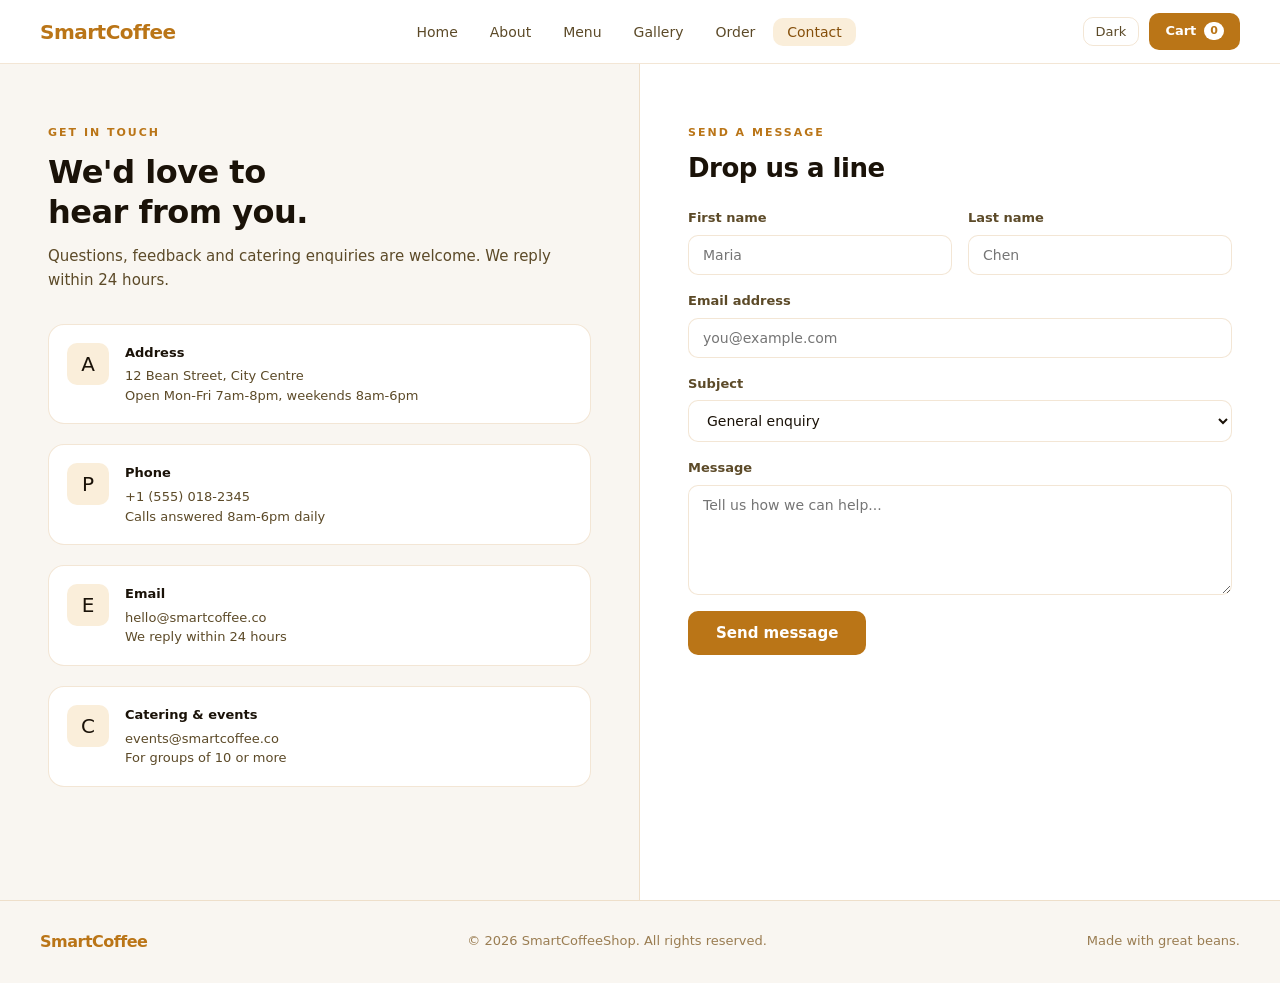
<file: contact.html>
<!DOCTYPE html>
<html lang="en">
<head>
  <meta charset="UTF-8">
  <meta name="viewport" content="width=device-width, initial-scale=1.0">
  <title>Contact | SmartCoffeeShop</title>
  <link rel="stylesheet" href="css/style.css">
</head>
<body>
  <nav id="navbar">
    <a class="logo" href="index.html">SmartCoffee</a>
    <ul class="nav-links">
      <li><a href="index.html" id="nav-home">Home</a></li>
      <li><a href="about.html" id="nav-about">About</a></li>
      <li><a href="menu.html" id="nav-menu">Menu</a></li>
      <li><a href="gallery.html" id="nav-gallery">Gallery</a></li>
      <li><a href="order.html" id="nav-order">Order</a></li>
      <li><a href="contact.html" id="nav-contact" class="active">Contact</a></li>
    </ul>
    <div class="nav-right">
      <button class="btn-dark" onclick="toggleDark()">Dark</button>
      <a class="btn-cart" href="order.html">Cart <span class="cart-count" id="cartCount">0</span></a>
    </div>
  </nav>

  <main id="page-contact" class="page active">
    <div class="contact-layout">
      <div class="contact-left">
        <div class="section-label">Get in touch</div>
        <div class="section-title">We'd love to<br>hear from you.</div>
        <p style="color:var(--text2);font-size:15px;margin-top:12px">Questions, feedback and catering enquiries are welcome. We reply within 24 hours.</p>
        <div class="contact-info-items">
          <div class="contact-info-item"><div class="contact-icon">A</div><div><h4>Address</h4><p>12 Bean Street, City Centre<br>Open Mon-Fri 7am-8pm, weekends 8am-6pm</p></div></div>
          <div class="contact-info-item"><div class="contact-icon">P</div><div><h4>Phone</h4><p>+1 (555) 018-2345<br>Calls answered 8am-6pm daily</p></div></div>
          <div class="contact-info-item"><div class="contact-icon">E</div><div><h4>Email</h4><p>hello@smartcoffee.co<br>We reply within 24 hours</p></div></div>
          <div class="contact-info-item"><div class="contact-icon">C</div><div><h4>Catering & events</h4><p>events@smartcoffee.co<br>For groups of 10 or more</p></div></div>
        </div>
      </div>

      <div class="contact-right">
        <div class="section-label">Send a message</div>
        <div class="section-title" style="font-size:26px;margin-bottom:24px">Drop us a line</div>
        <form class="contact-form" onsubmit="handleContact(event)">
          <div class="form-row">
            <div class="form-group">
              <label>First name</label>
              <input type="text" placeholder="Maria" required>
            </div>
            <div class="form-group">
              <label>Last name</label>
              <input type="text" placeholder="Chen" required>
            </div>
          </div>
          <div class="form-group">
            <label>Email address</label>
            <input type="email" placeholder="you@example.com" required>
          </div>
          <div class="form-group">
            <label>Subject</label>
            <select>
              <option>General enquiry</option>
              <option>Order issue</option>
              <option>Catering & events</option>
              <option>Feedback</option>
              <option>Partnership</option>
            </select>
          </div>
          <div class="form-group">
            <label>Message</label>
            <textarea placeholder="Tell us how we can help..." required></textarea>
          </div>
          <button type="submit" class="btn-send">Send message</button>
        </form>
      </div>
    </div>
  </main>

  <footer>
    <div class="logo">SmartCoffee</div>
    <div>© 2026 SmartCoffeeShop. All rights reserved.</div>
    <div>Made with great beans.</div>
  </footer>
  <div class="toast" id="toast"></div>
  <script src="js/app.js"></script>
</body>
</html>
</file>
<file: css/style.css>
/* ─── Reset & Base ─── */
*, *::before, *::after { box-sizing: border-box; margin: 0; padding: 0; }

:root {
  --brand:       #BA7517;
  --brand-dark:  #854F0B;
  --brand-light: #FAEEDA;
  --brand-mid:   #FAC775;
  --bg:          #FFFFFF;
  --bg2:         #F9F6F1;
  --bg3:         #F2EDE4;
  --text:        #1A1208;
  --text2:       #5C4A28;
  --text3:       #9A7D52;
  --border:      rgba(186,117,23,0.18);
  --radius:      10px;
  --radius-lg:   16px;
  --shadow:      0 2px 16px rgba(186,117,23,0.10);
  --transition:  0.22s ease;
}

html { scroll-behavior: smooth; }

body {
  font-family: 'Segoe UI', system-ui, -apple-system, sans-serif;
  background: var(--bg);
  color: var(--text);
  line-height: 1.6;
  min-height: 100vh;
}

/* ─── Dark Mode ─── */
body.dark {
  --bg:    #18120A;
  --bg2:   #221A0E;
  --bg3:   #2E2212;
  --text:  #F5EDD8;
  --text2: #C4A06A;
  --text3: #7A6040;
  --border: rgba(186,117,23,0.22);
  --shadow: 0 2px 16px rgba(0,0,0,0.4);
}

img { max-width: 100%; display: block; }
a { text-decoration: none; color: inherit; }
button { font-family: inherit; cursor: pointer; }

/* ─── Navbar ─── */
#navbar {
  position: sticky;
  top: 0;
  z-index: 100;
  background: var(--bg);
  border-bottom: 1px solid var(--border);
  display: flex;
  align-items: center;
  justify-content: space-between;
  padding: 0 40px;
  height: 64px;
  transition: background var(--transition);
}

.logo {
  font-size: 20px;
  font-weight: 700;
  color: var(--brand);
  display: flex;
  align-items: center;
  gap: 8px;
  letter-spacing: -0.5px;
}
.logo svg { width: 26px; height: 26px; fill: var(--brand); }

.nav-links {
  display: flex;
  gap: 4px;
  list-style: none;
}
.nav-links a {
  padding: 6px 14px;
  border-radius: var(--radius);
  font-size: 14px;
  color: var(--text2);
  transition: background var(--transition), color var(--transition);
}
.nav-links a:hover, .nav-links a.active {
  background: var(--brand-light);
  color: var(--brand-dark);
}
body.dark .nav-links a:hover,
body.dark .nav-links a.active {
  background: rgba(186,117,23,0.18);
  color: var(--brand);
}

.nav-right { display: flex; align-items: center; gap: 10px; }

.btn-dark {
  background: none;
  border: 1px solid var(--border);
  border-radius: var(--radius);
  padding: 6px 12px;
  font-size: 13px;
  color: var(--text2);
  display: flex; align-items: center; gap: 6px;
  transition: background var(--transition);
}
.btn-dark:hover { background: var(--bg2); }

.btn-cart {
  background: var(--brand);
  color: #fff;
  border: none;
  border-radius: var(--radius);
  padding: 8px 16px;
  font-size: 13px;
  font-weight: 600;
  display: flex; align-items: center; gap: 8px;
  transition: background var(--transition), transform var(--transition);
}
.btn-cart:hover { background: var(--brand-dark); transform: translateY(-1px); }
.cart-count {
  background: #fff;
  color: var(--brand);
  border-radius: 99px;
  font-size: 11px;
  font-weight: 700;
  padding: 0 6px;
  line-height: 18px;
}

/* ─── Pages ─── */
.page { display: none; animation: fadeIn 0.3s ease; }
.page.active { display: block; }
@keyframes fadeIn { from { opacity: 0; transform: translateY(8px); } to { opacity: 1; transform: translateY(0); } }

/* ─── Shared Sections ─── */
.section { padding: 60px 40px; }
.section-sm { padding: 40px 40px; }

.section-label {
  font-size: 11px;
  font-weight: 700;
  letter-spacing: 2px;
  text-transform: uppercase;
  color: var(--brand);
  margin-bottom: 10px;
}
.section-title {
  font-size: 32px;
  font-weight: 700;
  color: var(--text);
  line-height: 1.25;
  margin-bottom: 12px;
  letter-spacing: -0.5px;
}
.section-sub {
  font-size: 16px;
  color: var(--text2);
  max-width: 520px;
  margin-bottom: 36px;
}

/* ─── Shared Buttons ─── */
.btn-primary {
  background: var(--brand);
  color: #fff;
  border: none;
  border-radius: var(--radius);
  padding: 13px 28px;
  font-size: 15px;
  font-weight: 600;
  transition: background var(--transition), transform var(--transition), box-shadow var(--transition);
}
.btn-primary:hover {
  background: var(--brand-dark);
  transform: translateY(-2px);
  box-shadow: 0 6px 20px rgba(186,117,23,0.3);
}
.btn-secondary {
  background: transparent;
  color: var(--brand);
  border: 1.5px solid var(--brand);
  border-radius: var(--radius);
  padding: 12px 28px;
  font-size: 15px;
  font-weight: 600;
  transition: background var(--transition), color var(--transition);
}
.btn-secondary:hover { background: var(--brand-light); }

/* ─── Toast ─── */
.toast {
  position: fixed; bottom: 28px; right: 28px;
  background: var(--brand);
  color: #fff;
  padding: 13px 22px;
  border-radius: var(--radius);
  font-size: 14px;
  font-weight: 500;
  box-shadow: 0 8px 32px rgba(186,117,23,0.4);
  z-index: 9999;
  opacity: 0;
  transform: translateY(12px);
  transition: opacity 0.3s, transform 0.3s;
  pointer-events: none;
}
.toast.show { opacity: 1; transform: translateY(0); }

/* ─── Footer ─── */
footer {
  background: var(--bg2);
  border-top: 1px solid var(--border);
  padding: 28px 40px;
  display: flex;
  align-items: center;
  justify-content: space-between;
  font-size: 13px;
  color: var(--text3);
}
footer .logo { font-size: 16px; }


/*HOME PAGE*/
.hero {
  background: linear-gradient(135deg, var(--brand-light) 0%, #FFF5E0 60%, #fff 100%);
  padding: 80px 40px;
  display: flex;
  align-items: center;
  justify-content: space-between;
  gap: 40px;
  position: relative;
  overflow: hidden;
}
body.dark .hero {
  background: linear-gradient(135deg, #2E1E06 0%, #1E160A 100%);
}
.hero::before {
  content: '';
  position: absolute;
  right: -60px; top: -60px;
  width: 320px; height: 320px;
  border-radius: 50%;
  background: radial-gradient(circle, rgba(186,117,23,0.12), transparent 70%);
  pointer-events: none;
}
.hero-left { max-width: 540px; }
.hero-eyebrow {
  display: inline-flex; align-items: center; gap: 8px;
  background: rgba(186,117,23,0.12);
  border: 1px solid rgba(186,117,23,0.25);
  border-radius: 99px;
  padding: 5px 14px;
  font-size: 12px;
  font-weight: 600;
  color: var(--brand-dark);
  margin-bottom: 20px;
  letter-spacing: 0.5px;
}
.hero h1 {
  font-size: 52px;
  font-weight: 800;
  color: var(--text);
  line-height: 1.1;
  letter-spacing: -1.5px;
  margin-bottom: 18px;
}
.hero h1 span { color: var(--brand); }
.hero-desc { font-size: 17px; color: var(--text2); margin-bottom: 32px; line-height: 1.65; }
.hero-actions { display: flex; gap: 12px; flex-wrap: wrap; }

.hero-right {
  display: flex;
  flex-direction: column;
  gap: 14px;
  min-width: 200px;
}
.stat-card {
  background: var(--bg);
  border: 1px solid var(--border);
  border-radius: var(--radius-lg);
  padding: 18px 22px;
  box-shadow: var(--shadow);
  text-align: center;
}
body.dark .stat-card { background: var(--bg2); }
.stat-card .num {
  font-size: 30px;
  font-weight: 800;
  color: var(--brand);
  line-height: 1;
  margin-bottom: 4px;
}
.stat-card .lbl { font-size: 12px; color: var(--text3); font-weight: 500; }
.stars { color: var(--brand); font-size: 14px; margin-top: 4px; }

.features {
  display: grid;
  grid-template-columns: repeat(3, 1fr);
  gap: 20px;
  background: var(--bg2);
  padding: 40px;
  border-top: 1px solid var(--border);
  border-bottom: 1px solid var(--border);
}
.feature-item {
  display: flex;
  align-items: flex-start;
  gap: 14px;
}
.feature-icon {
  width: 44px; height: 44px;
  border-radius: var(--radius);
  background: var(--brand-light);
  display: flex; align-items: center; justify-content: center;
  font-size: 20px;
  flex-shrink: 0;
}
body.dark .feature-icon { background: rgba(186,117,23,0.2); }
.feature-item h3 { font-size: 15px; font-weight: 600; margin-bottom: 4px; }
.feature-item p { font-size: 13px; color: var(--text2); line-height: 1.5; }

.home-product {
  display: grid;
  grid-template-columns: minmax(260px, 420px) 1fr;
  gap: 34px;
  align-items: center;
  padding: 56px 40px;
  background: var(--bg);
  border-bottom: 1px solid var(--border);
}
.home-product-img {
  height: 280px;
  border-radius: var(--radius-lg);
  overflow: hidden;
  border: 1px solid var(--border);
  box-shadow: var(--shadow);
}
.home-product-img img {
  width: 100%;
  height: 100%;
  object-fit: cover;
}
.home-product-info {
  max-width: 540px;
}
.home-product-info h2 {
  font-size: 34px;
  line-height: 1.2;
  margin-bottom: 12px;
  color: var(--text);
}
.home-product-info p {
  color: var(--text2);
  font-size: 15px;
  line-height: 1.7;
  margin-bottom: 24px;
}
.home-product-bottom {
  display: flex;
  align-items: center;
  gap: 18px;
  flex-wrap: wrap;
}
.home-product-price {
  color: var(--brand);
  font-size: 26px;
  font-weight: 800;
}

.testimonials { background: var(--bg); }
.testimonial-grid { display: grid; grid-template-columns: repeat(3,1fr); gap: 18px; }
.testimonial-card {
  background: var(--bg2);
  border: 1px solid var(--border);
  border-radius: var(--radius-lg);
  padding: 22px;
}
.t-stars { color: var(--brand); font-size: 13px; margin-bottom: 10px; }
.t-text { font-size: 14px; color: var(--text2); line-height: 1.6; margin-bottom: 14px; font-style: italic; }
.t-author { font-size: 13px; font-weight: 600; color: var(--text); }
.t-role { font-size: 12px; color: var(--text3); }


/* ABOUT PAGE*/
.about-hero {
  background: var(--bg2);
  padding: 60px 40px;
  display: flex;
  align-items: center;
  gap: 48px;
}
.about-img-box {
  width: 220px; height: 220px;
  flex-shrink: 0;
  border-radius: var(--radius-lg);
  background: linear-gradient(135deg, var(--brand-light), var(--brand-mid));
  display: flex; align-items: center; justify-content: center;
  font-size: 80px;
  border: 1px solid var(--border);
}
.about-text h2 { font-size: 34px; font-weight: 800; letter-spacing: -1px; margin-bottom: 14px; }
.about-text p { font-size: 15px; color: var(--text2); line-height: 1.7; }

.stats-row {
  display: grid;
  grid-template-columns: repeat(4, 1fr);
  gap: 1px;
  background: var(--border);
  border: 1px solid var(--border);
  border-radius: var(--radius-lg);
  overflow: hidden;
  margin-top: 40px;
}
.stat-item {
  background: var(--bg);
  padding: 28px;
  text-align: center;
}
body.dark .stat-item { background: var(--bg2); }
.stat-item .big { font-size: 36px; font-weight: 800; color: var(--brand); }
.stat-item .caption { font-size: 13px; color: var(--text3); margin-top: 4px; }

.team-grid { display: grid; grid-template-columns: repeat(3, 1fr); gap: 20px; }
.team-card {
  background: var(--bg2);
  border: 1px solid var(--border);
  border-radius: var(--radius-lg);
  padding: 24px;
  text-align: center;
}
.team-avatar {
  width: 70px; height: 70px;
  border-radius: 50%;
  display: flex; align-items: center; justify-content: center;
  font-size: 30px;
  margin: 0 auto 14px;
  background: var(--brand-light);
  border: 2px solid var(--brand-mid);
}
body.dark .team-avatar { background: rgba(186,117,23,0.2); }
.team-card h3 { font-size: 15px; font-weight: 600; margin-bottom: 3px; }
.team-card .role { font-size: 12px; color: var(--brand); font-weight: 600; margin-bottom: 8px; }
.team-card p { font-size: 13px; color: var(--text2); line-height: 1.5; }


/* MENU PAGE */
.menu-header {
  background: var(--bg2);
  padding: 40px;
  border-bottom: 1px solid var(--border);
}
.category-tabs {
  display: flex;
  gap: 8px;
  flex-wrap: wrap;
  margin-top: 20px;
}
.cat-tab {
  padding: 8px 18px;
  border-radius: 99px;
  border: 1.5px solid var(--border);
  font-size: 13px;
  font-weight: 500;
  color: var(--text2);
  background: var(--bg);
  cursor: pointer;
  transition: all var(--transition);
}
.cat-tab:hover { border-color: var(--brand); color: var(--brand); }
.cat-tab.active {
  background: var(--brand);
  color: #fff;
  border-color: var(--brand);
}
.menu-grid {
  display: grid;
  grid-template-columns: repeat(auto-fill, minmax(240px, 1fr));
  gap: 22px;
  padding: 40px;
}
.menu-item {
  background: var(--bg);
  border: 1px solid var(--border);
  border-radius: var(--radius-lg);
  overflow: hidden;
  transition: transform var(--transition), box-shadow var(--transition);
  cursor: pointer;
}
.menu-item:hover { transform: translateY(-4px); box-shadow: var(--shadow); }
body.dark .menu-item { background: var(--bg2); }
.menu-img {
  height: 140px;
  display: flex; align-items: center; justify-content: center;
  font-size: 52px;
  position: relative;
  overflow: hidden;
}
.menu-img img {
  width: 100%;
  height: 100%;
  object-fit: cover;
  display: block;
  transition: transform var(--transition);
}
.menu-item:hover .menu-img img { transform: scale(1.04); }
.menu-badge {
  position: absolute; top: 10px; right: 10px;
  background: var(--brand);
  color: #fff;
  font-size: 10px;
  font-weight: 700;
  padding: 3px 9px;
  border-radius: 99px;
  letter-spacing: 0.5px;
}
.menu-body { padding: 16px 18px; }
.menu-name { font-size: 16px; font-weight: 600; margin-bottom: 5px; }
.menu-desc { font-size: 12px; color: var(--text3); line-height: 1.5; margin-bottom: 14px; }
.menu-footer { display: flex; align-items: center; justify-content: space-between; }
.menu-price { font-size: 18px; font-weight: 700; color: var(--brand); }
.menu-price small { font-size: 12px; font-weight: 400; color: var(--text3); }
.btn-add {
  width: 32px; height: 32px;
  border-radius: 50%;
  background: var(--brand);
  color: #fff;
  border: none;
  font-size: 20px;
  font-weight: 300;
  line-height: 1;
  display: flex; align-items: center; justify-content: center;
  transition: background var(--transition), transform var(--transition);
}
.btn-add:hover { background: var(--brand-dark); transform: scale(1.1); }
.btn-add.added { background: #2e7d32; }


/* GALLERY PAGE*/
.gallery-header { background: var(--bg2); padding: 50px 40px; border-bottom: 1px solid var(--border); }
.gallery-grid {
  display: grid;
  grid-template-columns: repeat(3, 1fr);
  grid-template-rows: auto;
  gap: 14px;
  padding: 40px;
}
.gal-item {
  border-radius: var(--radius-lg);
  overflow: hidden;
  position: relative;
  cursor: pointer;
  border: 1px solid var(--border);
}
.gal-item:first-child { grid-column: span 2; grid-row: span 2; }
.gal-inner {
  width: 100%; height: 100%;
  min-height: 160px;
  display: flex; align-items: center; justify-content: center;
  font-size: 52px;
  transition: transform 0.4s ease;
}
.gal-item:first-child .gal-inner { min-height: 320px; font-size: 90px; }
.gal-item:hover .gal-inner { transform: scale(1.06); }
.gal-overlay {
  position: absolute; inset: 0;
  background: rgba(0,0,0,0);
  display: flex; align-items: flex-end;
  padding: 14px;
  transition: background 0.3s;
}
.gal-item:hover .gal-overlay { background: rgba(0,0,0,0.35); }
.gal-caption {
  color: #fff;
  font-size: 13px;
  font-weight: 600;
  opacity: 0;
  transition: opacity 0.3s;
  text-shadow: 0 1px 4px rgba(0,0,0,0.7);
}
.gal-item:hover .gal-caption { opacity: 1; }


/* ORDER PAGE*/
.order-layout {
  display: grid;
  grid-template-columns: 1fr 360px;
  gap: 0;
  min-height: calc(100vh - 64px);
}
.order-left { padding: 40px; border-right: 1px solid var(--border); }
.order-right { padding: 40px; background: var(--bg2); position: sticky; top: 64px; height: fit-content; }

.order-type-tabs { display: flex; gap: 10px; margin-bottom: 28px; }
.order-tab {
  flex: 1;
  padding: 11px;
  border: 1.5px solid var(--border);
  border-radius: var(--radius);
  font-size: 14px;
  font-weight: 500;
  text-align: center;
  cursor: pointer;
  background: var(--bg);
  color: var(--text2);
  transition: all var(--transition);
}
.order-tab.active {
  border-color: var(--brand);
  background: var(--brand-light);
  color: var(--brand-dark);
}
body.dark .order-tab.active { background: rgba(186,117,23,0.18); color: var(--brand); }

.order-section-title {
  font-size: 13px;
  font-weight: 700;
  letter-spacing: 1px;
  text-transform: uppercase;
  color: var(--text3);
  margin-bottom: 14px;
}
.order-items { display: grid; grid-template-columns: 1fr 1fr; gap: 12px; margin-bottom: 32px; }
.order-card {
  border: 1.5px solid var(--border);
  border-radius: var(--radius);
  padding: 14px;
  display: flex;
  align-items: center;
  gap: 12px;
  cursor: pointer;
  transition: border-color var(--transition), background var(--transition);
  background: var(--bg);
}
body.dark .order-card { background: var(--bg3); }
.order-card:hover { border-color: var(--brand); }
.order-card.selected { border-color: var(--brand); background: var(--brand-light); }
body.dark .order-card.selected { background: rgba(186,117,23,0.18); }
.order-card-emoji { font-size: 28px; }
.order-card-name { font-size: 13px; font-weight: 600; }
.order-card-price { font-size: 12px; color: var(--brand); font-weight: 600; }
.order-card-qty {
  display: flex; align-items: center; gap: 8px;
  margin-top: 6px;
}
.qty-btn {
  width: 22px; height: 22px;
  border-radius: 50%;
  border: 1px solid var(--border);
  background: var(--bg);
  color: var(--text);
  font-size: 14px;
  display: flex; align-items: center; justify-content: center;
  cursor: pointer;
  transition: background var(--transition);
}
.qty-btn:hover { background: var(--brand-light); }
.qty-val { font-size: 13px; font-weight: 600; min-width: 16px; text-align: center; }

.cart-title { font-size: 18px; font-weight: 700; margin-bottom: 20px; }
.cart-empty { text-align: center; color: var(--text3); font-size: 14px; padding: 40px 0; }
.cart-empty .icon { font-size: 48px; margin-bottom: 12px; }
.cart-list { list-style: none; }
.cart-row {
  display: flex; align-items: center; justify-content: space-between;
  padding: 12px 0;
  border-bottom: 1px solid var(--border);
}
.cart-row-info { display: flex; align-items: center; gap: 10px; }
.cart-row-emoji { font-size: 22px; }
.cart-row-name { font-size: 13px; font-weight: 500; }
.cart-row-qty { font-size: 12px; color: var(--text3); }
.cart-row-price { font-size: 14px; font-weight: 600; color: var(--brand); }
.cart-row-remove {
  background: none; border: none; color: var(--text3);
  font-size: 16px; cursor: pointer; padding: 2px 6px;
  border-radius: 4px; margin-left: 8px;
  transition: color var(--transition), background var(--transition);
}
.cart-row-remove:hover { color: #c0392b; background: #fde8e6; }
.cart-total {
  display: flex; justify-content: space-between;
  font-weight: 700; font-size: 16px;
  padding: 16px 0 0;
  margin-top: 4px;
}
.cart-total span:last-child { color: var(--brand); }
.btn-checkout {
  width: 100%;
  margin-top: 16px;
  background: var(--brand);
  color: #fff;
  border: none;
  border-radius: var(--radius);
  padding: 14px;
  font-size: 15px;
  font-weight: 700;
  transition: background var(--transition), transform var(--transition);
}
.btn-checkout:hover { background: var(--brand-dark); transform: translateY(-1px); }


/* CONTACT PAGE*/
.contact-layout {
  display: grid;
  grid-template-columns: 1fr 1fr;
  gap: 0;
  min-height: calc(100vh - 64px);
}
.contact-left { padding: 60px 48px; background: var(--bg2); border-right: 1px solid var(--border); }
.contact-right { padding: 60px 48px; }

.contact-info-items { display: flex; flex-direction: column; gap: 20px; margin-top: 32px; }
.contact-info-item {
  display: flex; align-items: flex-start; gap: 16px;
  padding: 18px;
  background: var(--bg);
  border: 1px solid var(--border);
  border-radius: var(--radius-lg);
}
body.dark .contact-info-item { background: var(--bg3); }
.contact-icon {
  width: 42px; height: 42px;
  border-radius: var(--radius);
  background: var(--brand-light);
  display: flex; align-items: center; justify-content: center;
  font-size: 20px;
  flex-shrink: 0;
}
body.dark .contact-icon { background: rgba(186,117,23,0.2); }
.contact-info-item h4 { font-size: 13px; font-weight: 600; color: var(--text); margin-bottom: 3px; }
.contact-info-item p { font-size: 13px; color: var(--text2); line-height: 1.5; }

.contact-form { display: flex; flex-direction: column; gap: 16px; margin-top: 10px; }
.form-group { display: flex; flex-direction: column; gap: 6px; }
.form-row { display: grid; grid-template-columns: 1fr 1fr; gap: 16px; }
.form-group label { font-size: 13px; font-weight: 600; color: var(--text2); }
.form-group input,
.form-group select,
.form-group textarea {
  padding: 11px 14px;
  border: 1.5px solid var(--border);
  border-radius: var(--radius);
  font-size: 14px;
  font-family: inherit;
  background: var(--bg);
  color: var(--text);
  transition: border-color var(--transition);
  outline: none;
}
.form-group input:focus,
.form-group select:focus,
.form-group textarea:focus { border-color: var(--brand); }
body.dark .form-group input,
body.dark .form-group select,
body.dark .form-group textarea { background: var(--bg2); }
.form-group textarea { resize: vertical; min-height: 110px; }
.form-group select { cursor: pointer; }
.btn-send {
  background: var(--brand);
  color: #fff;
  border: none;
  border-radius: var(--radius);
  padding: 13px 28px;
  font-size: 15px;
  font-weight: 600;
  align-self: flex-start;
  transition: background var(--transition), transform var(--transition);
}
.btn-send:hover { background: var(--brand-dark); transform: translateY(-1px); }


/*RESPONSIVE*/
@media (max-width: 900px) {
  .hero { flex-direction: column; text-align: center; }
  .hero h1 { font-size: 36px; }
  .hero-right { flex-direction: row; justify-content: center; }
  .features { grid-template-columns: 1fr; }
  .home-product { grid-template-columns: 1fr; }
  .home-product-img { height: 220px; }
  .about-hero { flex-direction: column; }
  .stats-row { grid-template-columns: 1fr 1fr; }
  .team-grid, .testimonial-grid { grid-template-columns: 1fr; }
  .gallery-grid { grid-template-columns: 1fr 1fr; }
  .gal-item:first-child { grid-column: span 2; }
  .order-layout { grid-template-columns: 1fr; }
  .order-right { position: static; }
  .contact-layout { grid-template-columns: 1fr; }
  .menu-grid { grid-template-columns: repeat(auto-fill, minmax(160px, 1fr)); }
}
</file>
